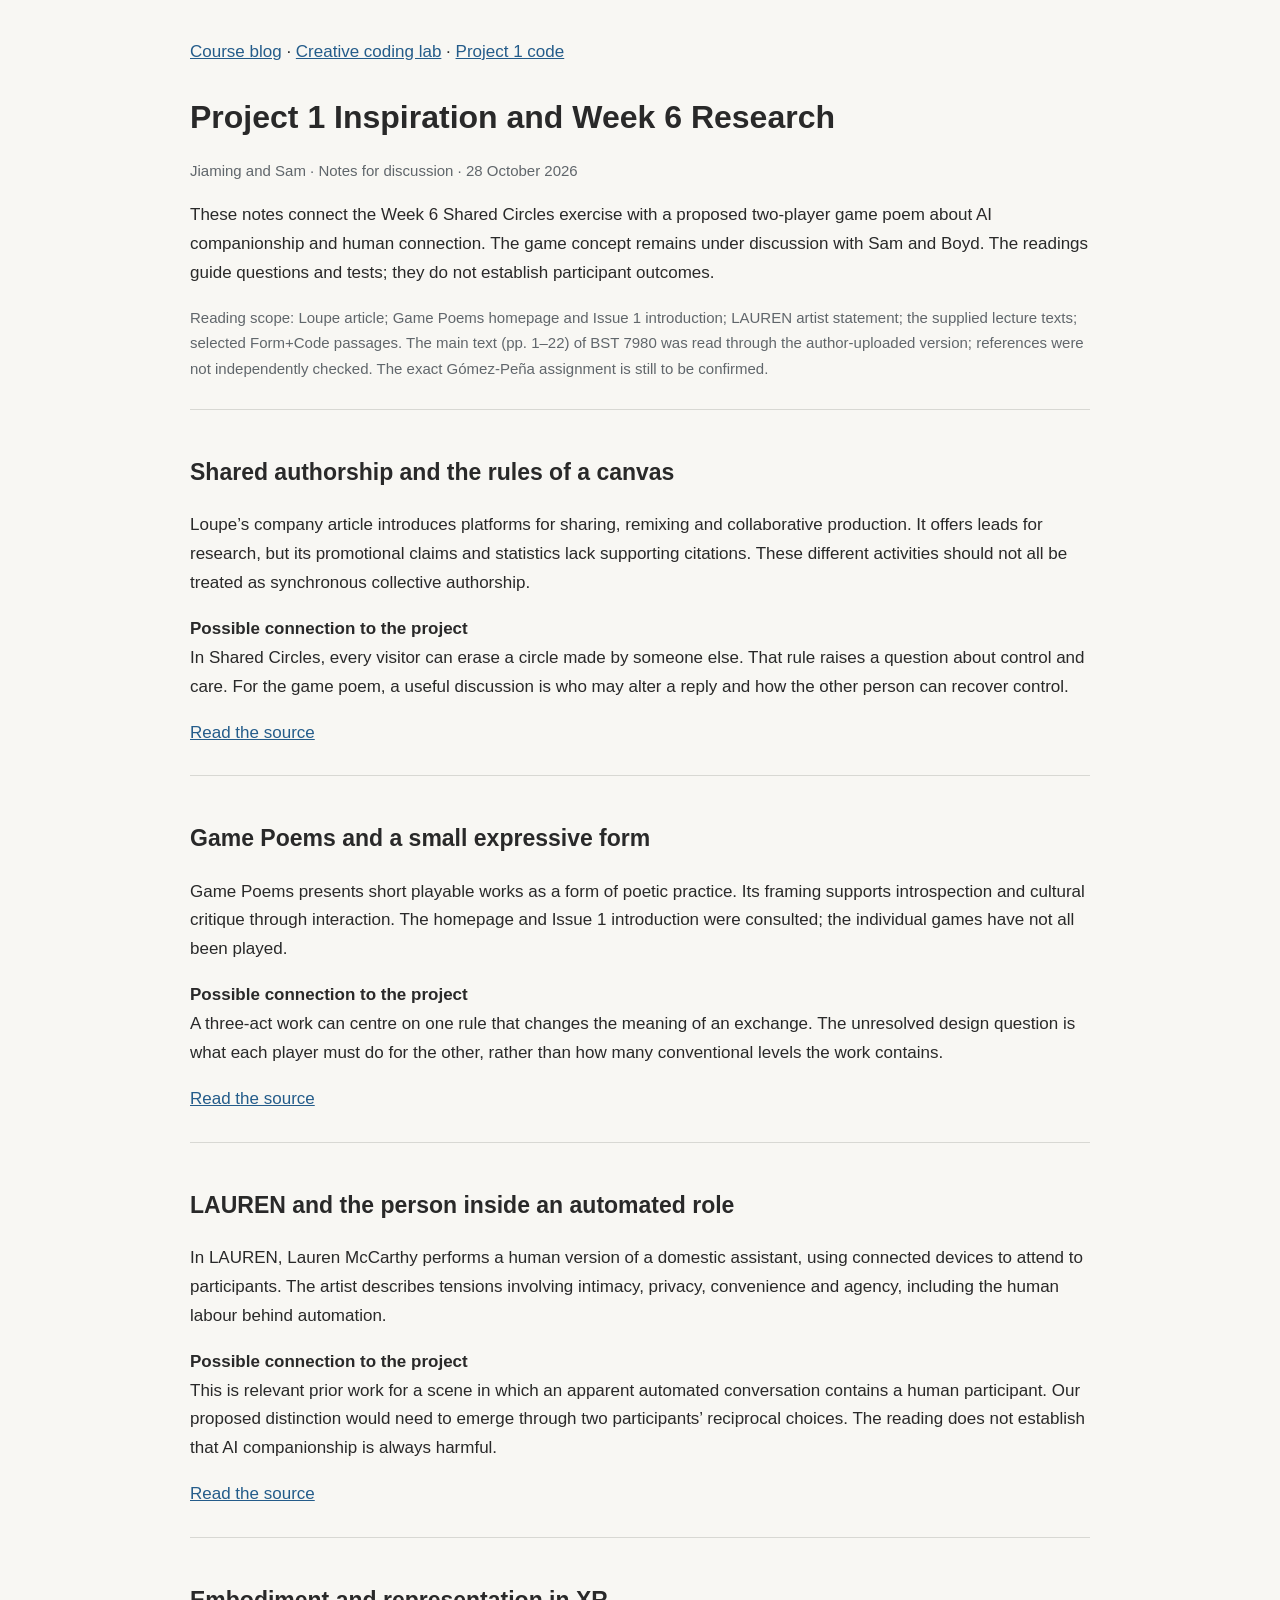
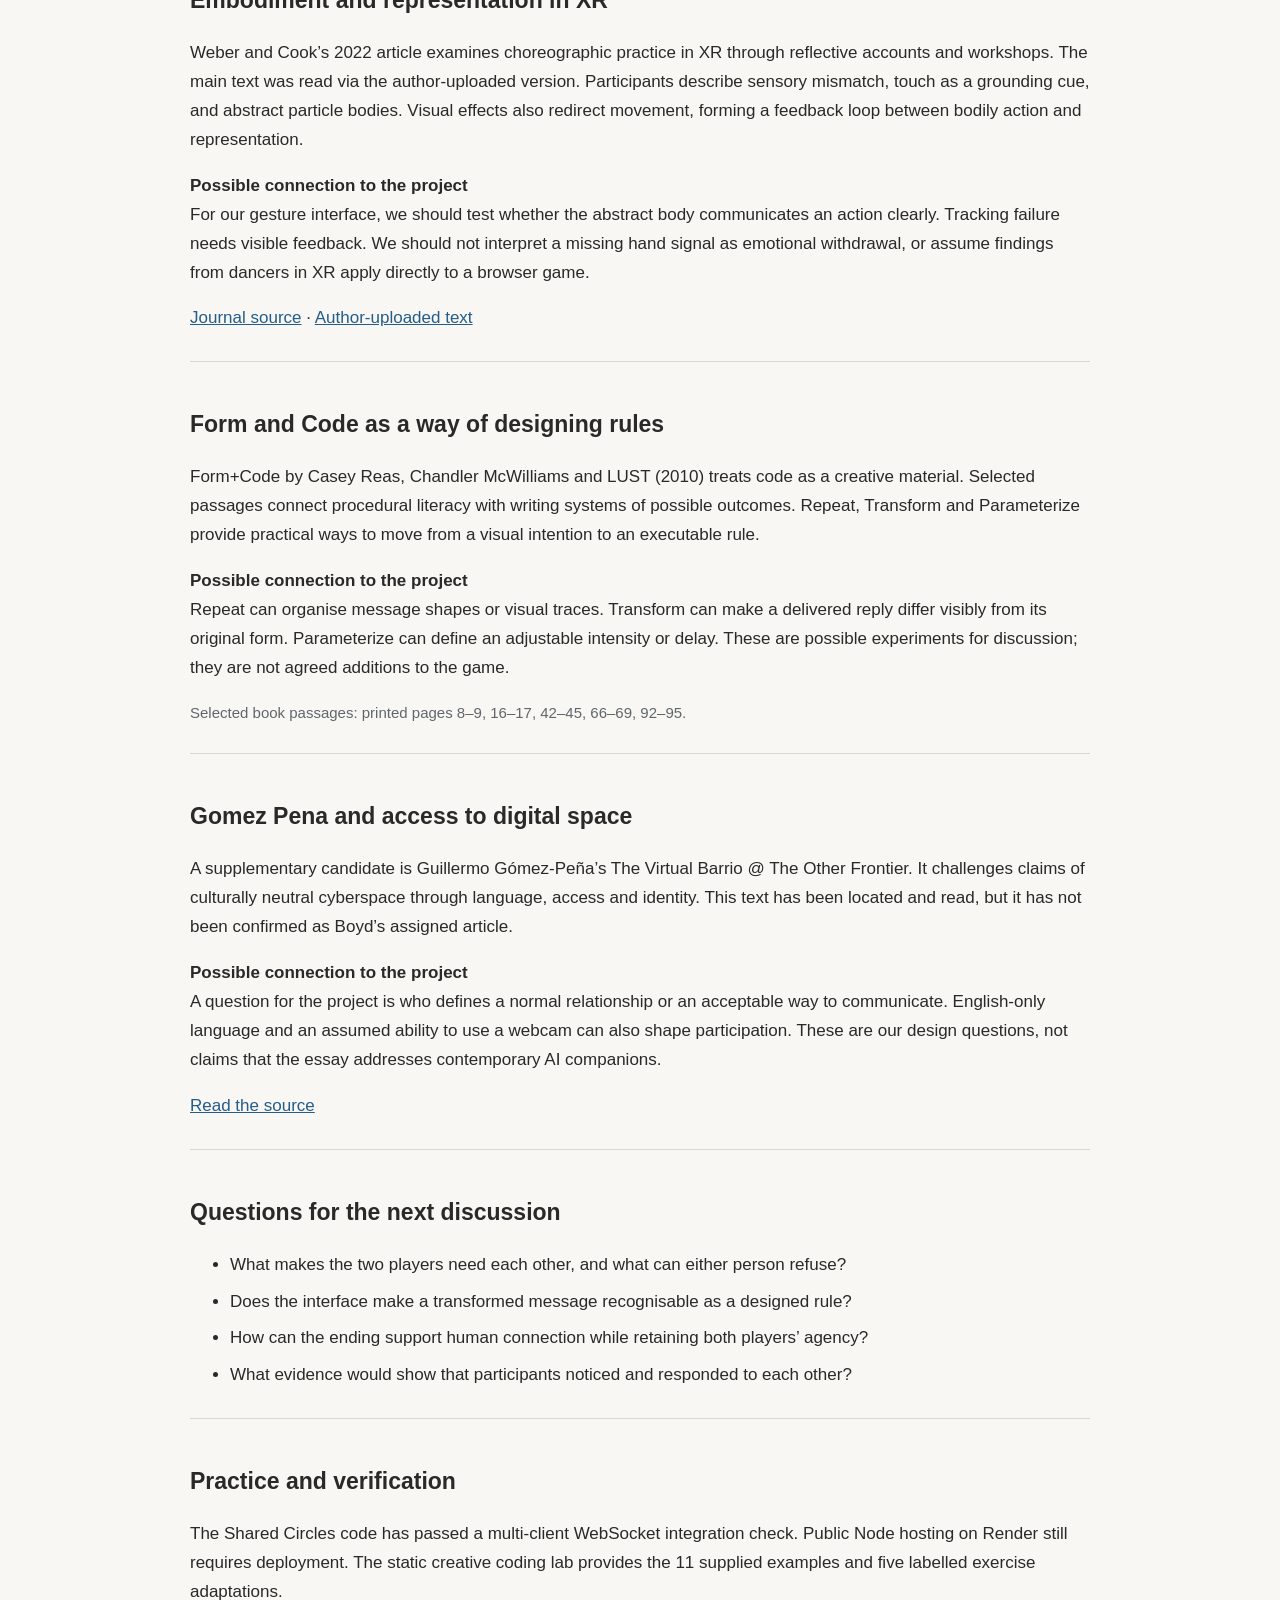
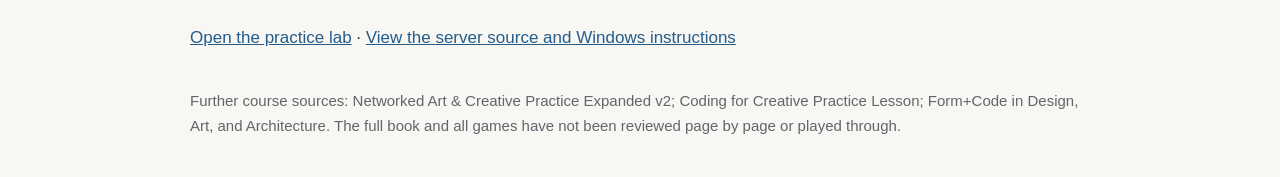
<file: inspiration/project-1-week-6.html>
<!doctype html><html lang="en"><head><meta charset="utf-8"><meta name="viewport" content="width=device-width,initial-scale=1">
<title>Project 1 Inspiration and Week 6 Research</title>
<style>body{max-width:900px;margin:38px auto;padding:0 22px;color:#292929;background:#f8f7f3;font:17px/1.7 Arial,sans-serif}h1{font-size:32px;line-height:1.25}h2{font-size:23px;margin-top:35px}a{color:#245c8a}.meta{color:#60666b;font-size:15px}section{border-top:1px solid #d8d8d3;padding-top:8px;margin-top:28px}nav{margin-bottom:30px}footer{margin:35px 0;font-size:15px;color:#60666b}li{margin:8px 0}</style></head><body>
<nav><a href="../">Course blog</a> · <a href="../week-06-practice/">Creative coding lab</a> · <a href="https://github.com/Yanwugirl/Project-1-Networked-Presence">Project 1 code</a></nav>
<h1>Project 1 Inspiration and Week 6 Research</h1><p class="meta">Jiaming and Sam · Notes for discussion · 28 October 2026</p>
<p>These notes connect the Week 6 Shared Circles exercise with a proposed two-player game poem about AI companionship and human connection. The game concept remains under discussion with Sam and Boyd. The readings guide questions and tests; they do not establish participant outcomes.</p><p class="meta">Reading scope: Loupe article; Game Poems homepage and Issue 1 introduction; LAUREN artist statement; the supplied lecture texts; selected Form+Code passages. The main text (pp. 1–22) of BST 7980 was read through the author-uploaded version; references were not independently checked. The exact Gómez-Peña assignment is still to be confirmed.</p>
<section><h2>Shared authorship and the rules of a canvas</h2><p>Loupe’s company article introduces platforms for sharing, remixing and collaborative production. It offers leads for research, but its promotional claims and statistics lack supporting citations. These different activities should not all be treated as synchronous collective authorship.</p>
<p><strong>Possible connection to the project</strong><br>In Shared Circles, every visitor can erase a circle made by someone else. That rule raises a question about control and care. For the game poem, a useful discussion is who may alter a reply and how the other person can recover control.</p>
<p><a href="https://loupeart.com/blogs/posts/crowdsourcing-creativity-collaborative-digital-art-platforms" target="_blank" rel="noopener">Read the source</a></p>
</section>
<section><h2>Game Poems and a small expressive form</h2><p>Game Poems presents short playable works as a form of poetic practice. Its framing supports introspection and cultural critique through interaction. The homepage and Issue 1 introduction were consulted; the individual games have not all been played.</p>
<p><strong>Possible connection to the project</strong><br>A three-act work can centre on one rule that changes the meaning of an exchange. The unresolved design question is what each player must do for the other, rather than how many conventional levels the work contains.</p>
<p><a href="https://www.gamepoems.com/" target="_blank" rel="noopener">Read the source</a></p>
</section>
<section><h2>LAUREN and the person inside an automated role</h2><p>In LAUREN, Lauren McCarthy performs a human version of a domestic assistant, using connected devices to attend to participants. The artist describes tensions involving intimacy, privacy, convenience and agency, including the human labour behind automation.</p>
<p><strong>Possible connection to the project</strong><br>This is relevant prior work for a scene in which an apparent automated conversation contains a human participant. Our proposed distinction would need to emerge through two participants’ reciprocal choices. The reading does not establish that AI companionship is always harmful.</p>
<p><a href="https://get-lauren.net/LAUREN" target="_blank" rel="noopener">Read the source</a></p>
</section>
<section><h2>Embodiment and representation in XR</h2><p>Weber and Cook’s 2022 article examines choreographic practice in XR through reflective accounts and workshops. The main text was read via the author-uploaded version. Participants describe sensory mismatch, touch as a grounding cue, and abstract particle bodies. Visual effects also redirect movement, forming a feedback loop between bodily action and representation.</p>
<p><strong>Possible connection to the project</strong><br>For our gesture interface, we should test whether the abstract body communicates an action clearly. Tracking failure needs visible feedback. We should not interpret a missing hand signal as emotional withdrawal, or assume findings from dancers in XR apply directly to a browser game.</p>
<p><a href="https://doi.org/10.16995/bst.7980" target="_blank" rel="noopener">Journal source</a> · <a href="https://www.researchgate.net/publication/355858933_Choreographic_Encounters_in_XR_Reflections_on_Dancing_inDancing_with_the_Digital" target="_blank" rel="noopener">Author-uploaded text</a></p>
</section>
<section><h2>Form and Code as a way of designing rules</h2><p>Form+Code by Casey Reas, Chandler McWilliams and LUST (2010) treats code as a creative material. Selected passages connect procedural literacy with writing systems of possible outcomes. Repeat, Transform and Parameterize provide practical ways to move from a visual intention to an executable rule.</p>
<p><strong>Possible connection to the project</strong><br>Repeat can organise message shapes or visual traces. Transform can make a delivered reply differ visibly from its original form. Parameterize can define an adjustable intensity or delay. These are possible experiments for discussion; they are not agreed additions to the game.</p>
<p class="meta">Selected book passages: printed pages 8–9, 16–17, 42–45, 66–69, 92–95.</p>
</section>
<section><h2>Gomez Pena and access to digital space</h2><p>A supplementary candidate is Guillermo Gómez-Peña’s The Virtual Barrio @ The Other Frontier. It challenges claims of culturally neutral cyberspace through language, access and identity. This text has been located and read, but it has not been confirmed as Boyd’s assigned article.</p>
<p><strong>Possible connection to the project</strong><br>A question for the project is who defines a normal relationship or an acceptable way to communicate. English-only language and an assumed ability to use a webcam can also shape participation. These are our design questions, not claims that the essay addresses contemporary AI companions.</p>
<p><a href="https://v2.zonezero.com/index.php?catid=5%3Aarticles&amp;id=502%3Athe-virtual-barrio-the-other-frontier&amp;lang=en&amp;option=com_content&amp;view=article" target="_blank" rel="noopener">Read the source</a></p>
</section>
<section><h2>Questions for the next discussion</h2><ul>
<li>What makes the two players need each other, and what can either person refuse?</li>
<li>Does the interface make a transformed message recognisable as a designed rule?</li>
<li>How can the ending support human connection while retaining both players’ agency?</li>
<li>What evidence would show that participants noticed and responded to each other?</li>
</ul></section>
<section><h2>Practice and verification</h2><p>The Shared Circles code has passed a multi-client WebSocket integration check. Public Node hosting on Render still requires deployment. The static creative coding lab provides the 11 supplied examples and five labelled exercise adaptations.</p>
<p><a href="../week-06-practice/">Open the practice lab</a> · <a href="https://github.com/Yanwugirl/Project-1-Networked-Presence/tree/main/week-06/shared-circles">View the server source and Windows instructions</a></p></section>
<footer>Further course sources: Networked Art &amp; Creative Practice Expanded v2; Coding for Creative Practice Lesson; Form+Code in Design, Art, and Architecture. The full book and all games have not been reviewed page by page or played through.</footer></body></html>
</file>
